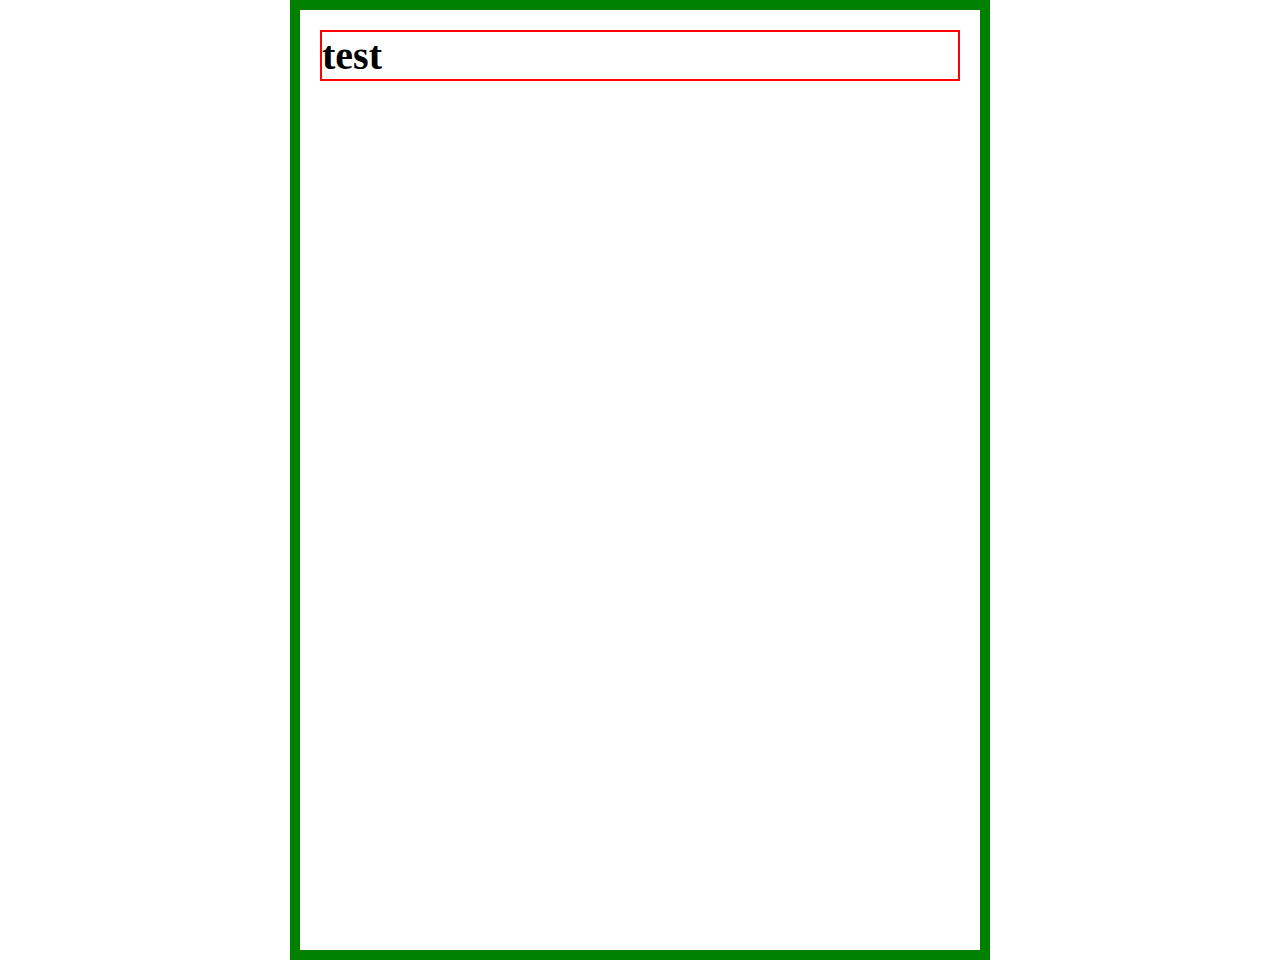
<file: CSS-Units/index.html>
<!DOCTYPE html>
<html lang="en">
    <head>
        <title>CSS Units</title>
        <link rel="stylesheet" href="style.css" />
    </head>
    <body>
        <div class="test-container">
            <h1>test</h1>
        </div>
    </body>
</html>
</file>
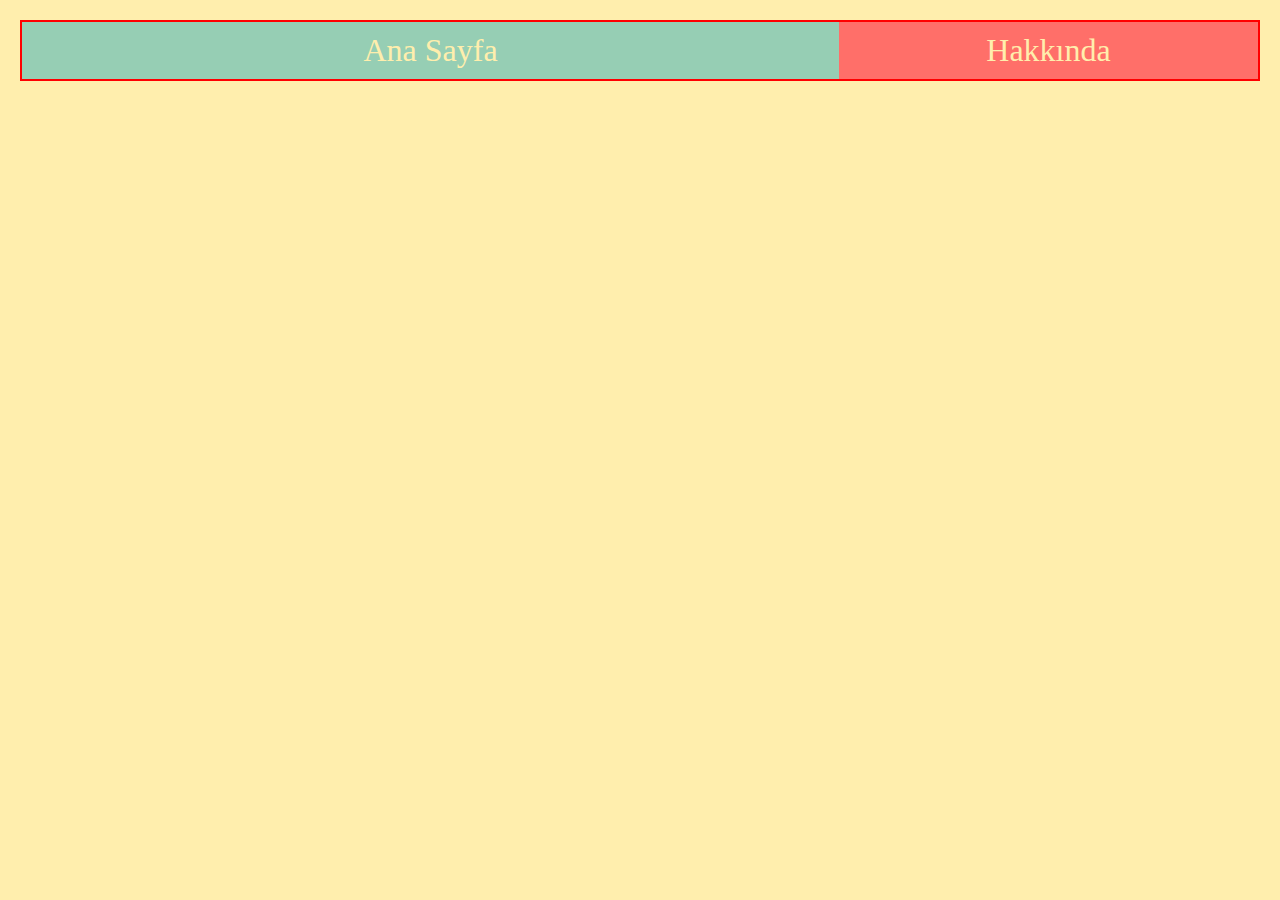
<file: flexbox/index.html>
<!DOCTYPE html>
<html>
  <head>
    <title>Flexbox</title>
    <link rel="stylesheet" href="index.css" />
    <link rel="stylesheet" href="style.css" />
  </head>
  <body>
    <div class="container">
      <div class="home">Ana Sayfa</div>
      <div class="about">Hakkında</div>
    </div>
  </body>
</html>
</file>
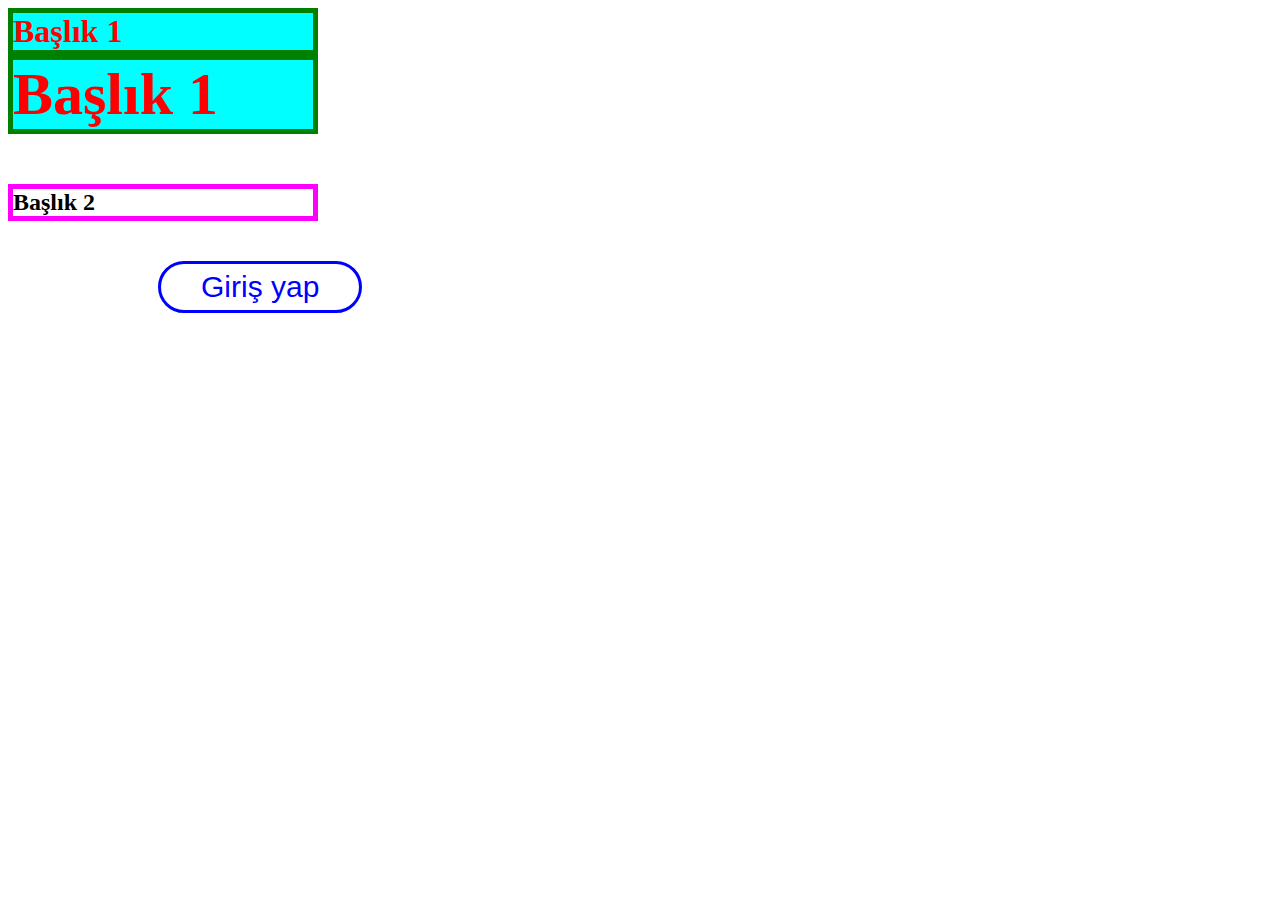
<file: html-giris/index.html>
<!DOCTYPE html>
<html>
    <head>
        <title>Web Geliştirme Workshop</title>
        <link rel="stylesheet" href="style.css" />
    </head>
    <body>
        <h1>Başlık 1</h1>
        <h1 class="baslik1-2" >Başlık 1</h1>
        <h2>Başlık 2</h2>
        <button>Giriş yap</button>
    </body>
</html>
</file>
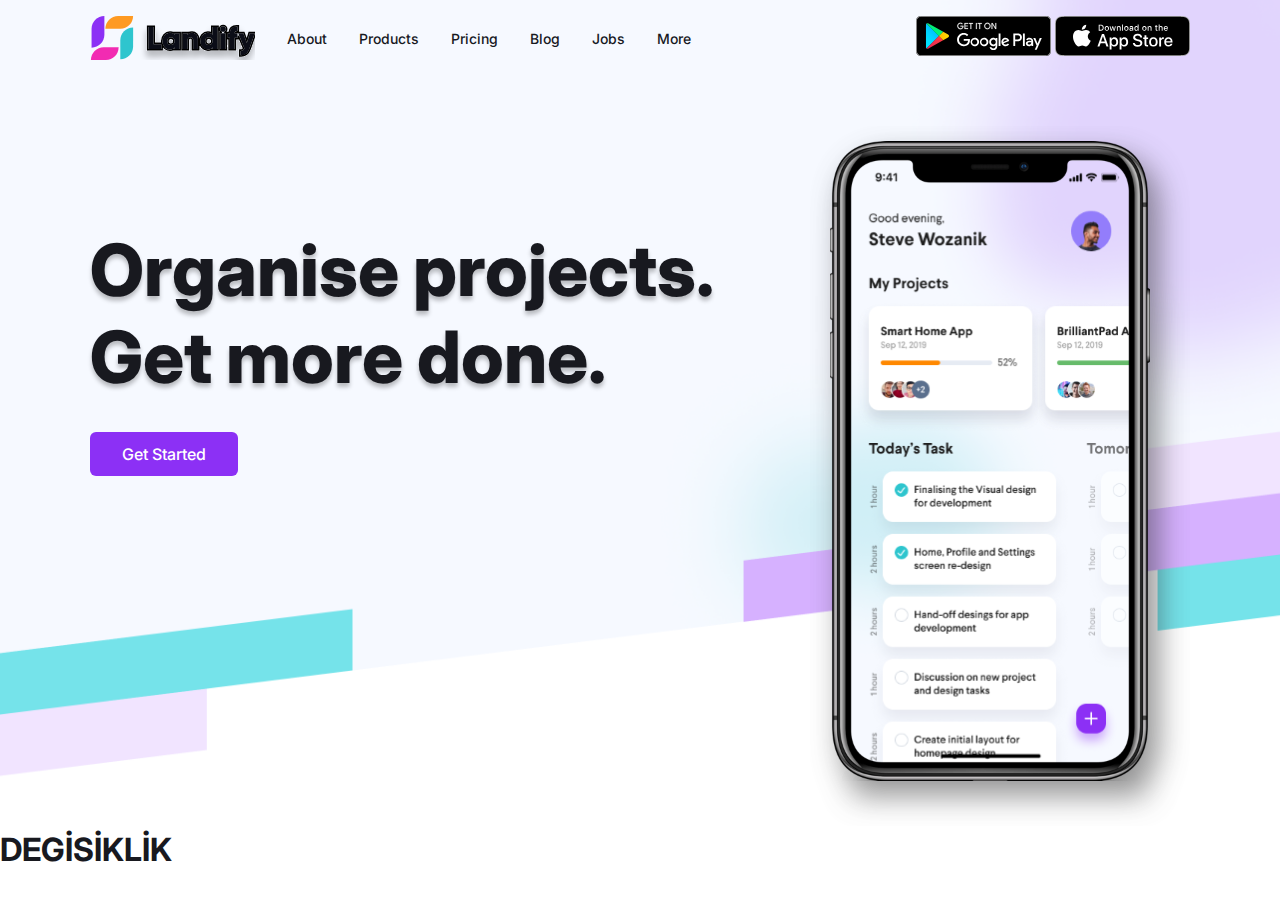
<file: landify-project/index.html>
<!DOCTYPE html>
<html lang="en">
    <head>
        <title>10 September Landify</title>
        <link rel="stylesheet" href="style.css" />
        <link rel="preconnect" href="https://fonts.googleapis.com"/>
        <link rel="preconnect" href="https://fonts.gstatic.com" crossorigin>
        <link href="https://fonts.googleapis.com/css2?family=Inter:wght@400;500;800&display=swap" rel="stylesheet">
    </head>
    <body>
        <div class="hero">
            <header class="hero-header">
                <nav class="hero-nav container">
                    <div class="hero-nav-left">
                        <img src="images/landify-logo.svg" alt="landify logo" />
                        <ul class="hero-nav-links">
                            <li class="hero-nav-link"><a href="#">About</a></li>
                            <li class="hero-nav-link"><a href="#">Products</a></li>
                            <li class="hero-nav-link"><a href="#">Pricing</a></li>
                            <li class="hero-nav-link"><a href="#">Blog</a></li>
                            <li class="hero-nav-link"><a href="#">Jobs</a></li>
                            <li class="hero-nav-link"><a href="#">More</a></li>
                        </ul>
                    </div>
                    <div class="hero-nav-right">
                        <a href="https://play.google.com/" target="_blank" class="hero-nav-badge"><img src="images/badge-googleplay.svg" /></a>
                        <a href="#" class="hero-nav-badge"><img src="images/badge-appstore.svg" /></a>
                    </div>
                </nav>
            </header>
            <div class="hero-main container">
                <div class="hero-main-left">
                    <h1 class="hero-main-title">Organise projects. <br> Get more done.</h1>
                    <a class="hero-main-cta">Get Started</a>
                </div>
                <div class="hero-main-right">
                    <img src="images/phone-mockup.svg" />
                </div>
            </div>
        </div>
        <h1>DEGİSİKLİK</h1>
    </body>
</html>
</file>
<file: CSS-Units/style.css>
/* % -> parent'ının içerisinde yüzde kaç yer kapladığı */
/* px -> px -> 1 pixel her yerde aynı değer */
/* em -> parent'ının font-size özelliğine göre belirlenir 1em -> 16px */
/* rem -> html'in font-size özelliğine göre belirlenir html font-size: 20px -> 1rem = 20px */
/* vw -> ekranın gözüken kısmının genişliğinin yüzdesi */
/* vh -> ekranın gözüken kısmının yüksekliğinin yüzdesi */

*{
    margin: 0;
}

.test-container{
    border: 10px solid green;
    height: 100vh;
    width: 50vw;

    font-size: 20px;

    padding: 1em;
    margin-top: 2rem;

    margin: 0 auto;
}

h1{
    border: 2px solid red;
}
</file>
<file: flexbox/index.css>
.container > div{
    padding: 10px;
    text-align: center;
    font-size: 2em;
    color: #ffeead;
}

body{
    margin: 0;
}

html, body{
    box-sizing: border-box;
    height: 100%;
    padding: 10px;
    background-color: #ffeead;
}

.container > div:nth-child(1) {
    background-color: #96ceb4;
}

.container > div:nth-child(2) {
    background-color: #ff6f69;
}

.container > div:nth-child(3) {
    background-color: #88d8b0;
}
</file>
<file: flexbox/style.css>
.container{
    border: 2px solid red;
    display: flex;
}

.home{
    flex: 3 3 200px;
}

.about{
    flex: 1 1 200px;
}
</file>
<file: html-giris/style.css>
h1{
    color: #ff0000;
    background-color: aqua;

    border: 5px solid green;
    margin: 0;
    width: 300px;
}

.baslik1-2{
    font-size: 60px;
}

h2{
    border: 5px solid magenta;
    margin: 0;
    margin-top: 50px;
    width: 300px;
}

button{
    display: inline-block;
    background-color: transparent;
    font-size: 30px;
    margin: 40px 150px;
    padding: 6px 40px;
    border-radius: 30px;
    border: 3px solid blue;
    color: blue;
}

button:active{
    background-color: rgb(154, 154, 154);
    transform: translateY(3px);
}
</file>
<file: landify-project/style.css>
/* GENEL STILLER */

* {
    margin: 0;
    padding: 0;
    box-sizing: border-box;
    font-family: 'Inter', sans-serif;
}

body{
    color: #18191F;
}

li{
    list-style-type: none;
}

a{
    color: inherit;
    text-decoration: none;
}

.container{
    max-width: 1100px;
    margin: 0 auto;
}

.hero{
    background-image: url("images/background.png");
    background-size: cover;
    background-position: center;
}

/* HEADER */

.hero-nav{
   display: flex;
   justify-content: space-between;
   padding: 1em 0;
}


.hero-nav-left{
    display: flex;
}

.hero-nav-links{
    display: flex;
    align-items: center;
    gap: 32px;
    margin-left: 32px;
}

.hero-nav-links a{
    font-size: 14px;
    font-weight: 500;
}

/* HERO MAIN */

.hero-main{
    display: flex;
    justify-content: space-between;
    margin-top: 50px;
}

.hero-main-left{
    padding-top: 100px;
}

.hero-main-title{
    font-size: 72px;
    font-weight: 800;
    text-shadow: 0px 4px 4px rgba(0, 0, 0, 0.25);
}

.hero-main-cta{
    display: inline-block;
    background-color: #8C30F5;
    color: #ffffff;
    font-weight: 500;
    padding: 12px 32px;
    border-radius: 6px;
    margin-top: 32px;
    cursor: pointer;
}

.hero-main-cta:active {
    background-color: #7225c9;
    transform: translateY(4px);
}
</file>
